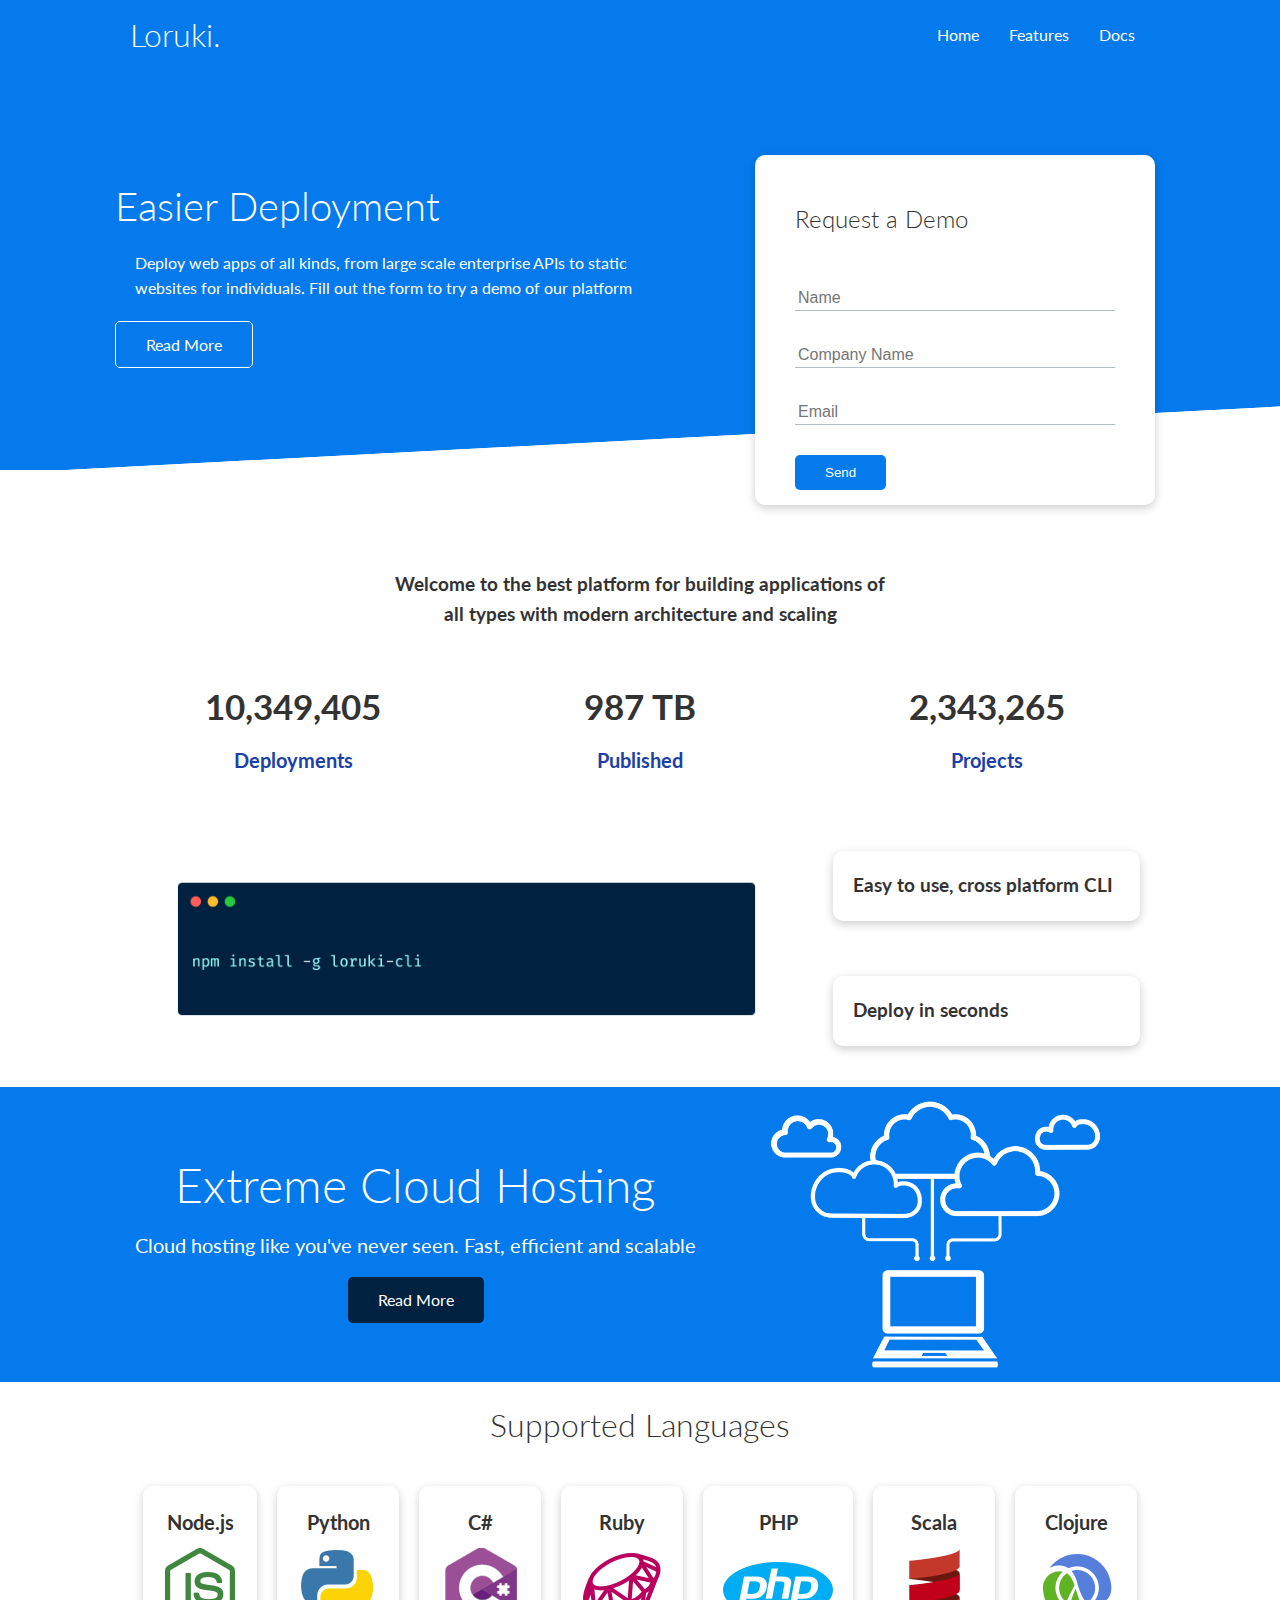
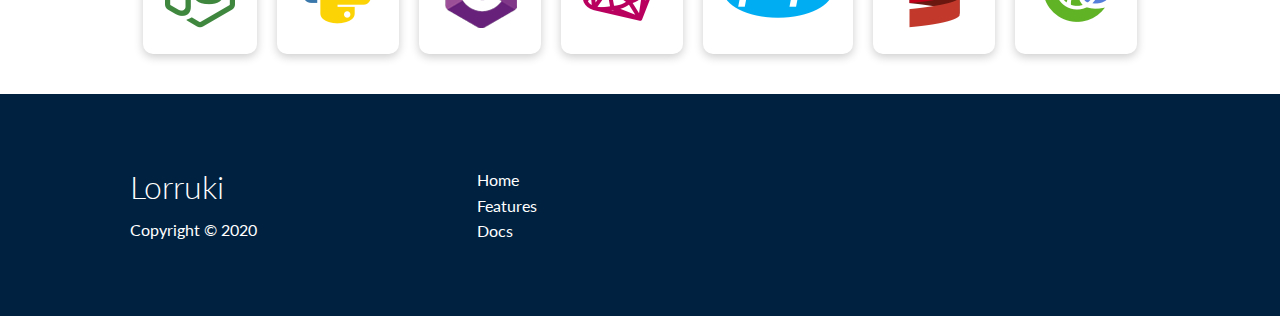
<file: index.html>
<!DOCTYPE html>
<html lang="en">
  <head>
    <meta charset="UTF-8" />
    <meta name="viewport" content="width=device-width, initial-scale=1.0" />
    <link
      rel="stylesheet"
      href="https://cdnjs.cloudflare.com/ajax/libs/font-awesome/5.15.1/css/all.min.css"
      integrity="sha512-+4zCK9k+qNFUR5X+cKL9EIR+ZOhtIloNl9GIKS57V1MyNsYpYcUrUeQc9vNfzsWfV28IaLL3i96P9sdNyeRssA=="
      crossorigin="anonymous"
    />

    <link rel="stylesheet" href="css/utilities.css" />
    <link rel="stylesheet" href="css/style.css" />
    <title>Loruki | Cloud Hosting For Everyone</title>
  </head>
  <body>
    <!--Navbar-->
    <div class="navbar">
      <div class="container flex">
        <h1 class="logo">Loruki.</h1>
        <nav>
          <ul>
            <li><a href="index.html">Home</a></li>
            <li><a href="features.html">Features</a></li>
            <li><a href="docs.html">Docs</a></li>
          </ul>
        </nav>
      </div>
    </div>

    <!-- Showcase -->
    <section class="showcase">
      <div class="container grid">
        <div class="showcase-text">
          <h1>Easier Deployment</h1>
          <p>
            Deploy web apps of all kinds, from large scale enterprise APIs to
            static websites for individuals. Fill out the form to try a demo of
            our platform
          </p>
          <a href="features.html" class="btn btn-outline">Read More</a>
        </div>

        <div class="showcase-form card">
          <h2>Request a Demo</h2>
          <form
            name="contact"
            method="POST"
            netlify-honeypot="bot-field"
            data-netlify="true"
          >
            <input type="hidden" name="form-name" value="contact" />
            <p class="hidden">
              <label>
                Don’t fill this out if you’re human: <input name="bot-field" />
              </label>
            </p>
            <div class="form-control">
              <input type="text" name="name" placeholder="Name" required />
            </div>
            <div class="form-control">
              <input
                type="text"
                name="company"
                placeholder="Company Name"
                required
              />
            </div>
            <div class="form-control">
              <input type="email" name="email" placeholder="Email" required />
            </div>
            <input type="submit" value="Send" class="btn btn-primary" />
          </form>
        </div>
      </div>
    </section>

    <!-- Stats -->
    <section class="stats">
      <div class="container">
        <h3 class="stats-heading text-center my-1">
          Welcome to the best platform for building applications of all types
          with modern architecture and scaling
        </h3>

        <div class="grid grid-3 text-center my-4">
          <div>
            <i class="fas fa-server fa-3x"></i>
            <h3>10,349,405</h3>
            <p class="text-secondary">Deployments</p>
          </div>
          <div>
            <i class="fas fa-upload fa-3x"></i>
            <h3>987 TB</h3>
            <p class="text-secondary">Published</p>
          </div>
          <div>
            <i class="fas fa-project-diagram fa-3x"></i>
            <h3>2,343,265</h3>
            <p class="text-secondary">Projects</p>
          </div>
        </div>
      </div>
    </section>

    <!-- Cli -->
    <section class="cli">
      <div class="container grid">
        <img src="images/cli.png" alt="" />
        <div class="card">
          <h3>Easy to use, cross platform CLI</h3>
        </div>
        <div class="card">
          <h3>Deploy in seconds</h3>
        </div>
      </div>
    </section>

    <!-- Cloud -->
    <section class="cloud bg-primary my-2 py2">
      <div class="container grid">
        <div class="text-center">
          <h2 class="lg">Extreme Cloud Hosting</h2>
          <p class="lead my-1">
            Cloud hosting like you've never seen. Fast, efficient and scalable
          </p>
          <a href="features.html" class="btn btn-dark">Read More</a>
        </div>
        <img src="images/cloud.png" alt="" />
      </div>
    </section>

    <!-- Languages -->
    <section class="section languages">
      <h2 class="md text-center my-2">Supported Languages</h2>
      <div class="container flex">
        <div class="card">
          <h4>Node.js</h4>
          <img src="images/logos/node.png" alt="" />
        </div>
        <div class="card">
          <h4>Python</h4>
          <img src="images/logos/python.png" alt="" />
        </div>
        <div class="card">
          <h4>C#</h4>
          <img src="images/logos/csharp.png" alt="" />
        </div>
        <div class="card">
          <h4>Ruby</h4>
          <img src="images/logos/ruby.png" alt="" />
        </div>
        <div class="card">
          <h4>PHP</h4>
          <img src="images/logos/php.png" alt="" />
        </div>
        <div class="card">
          <h4>Scala</h4>
          <img src="images/logos/scala.png" alt="" />
        </div>
        <div class="card">
          <h4>Clojure</h4>
          <img src="images/logos/clojure.png" alt="" />
        </div>
      </div>
    </section>

    <!-- Footer -->
    <footer class="footer bg-dark py-5">
      <div class="container grid grid-3">
        <div>
          <h1>Lorruki</h1>
          <p>Copyright &copy; 2020</p>
        </div>
        <nav>
          <ul>
            <li><a href="index.html">Home</a></li>
            <li><a href="features.html">Features</a></li>
            <li><a href="docs.html">Docs</a></li>
          </ul>
        </nav>

        <div class="social">
          <a href="#"><i class="fab fa-github fa-2x"></i></a>
          <a href="#"><i class="fab fa-facebook fa-2x"></i></a>
          <a href="#"><i class="fab fa-instagram fa-2x"></i></a>
          <a href="#"><i class="fab fa-twitter fa-2x"></i></a>
        </div>
      </div>
    </footer>
  </body>
</html>
</file>
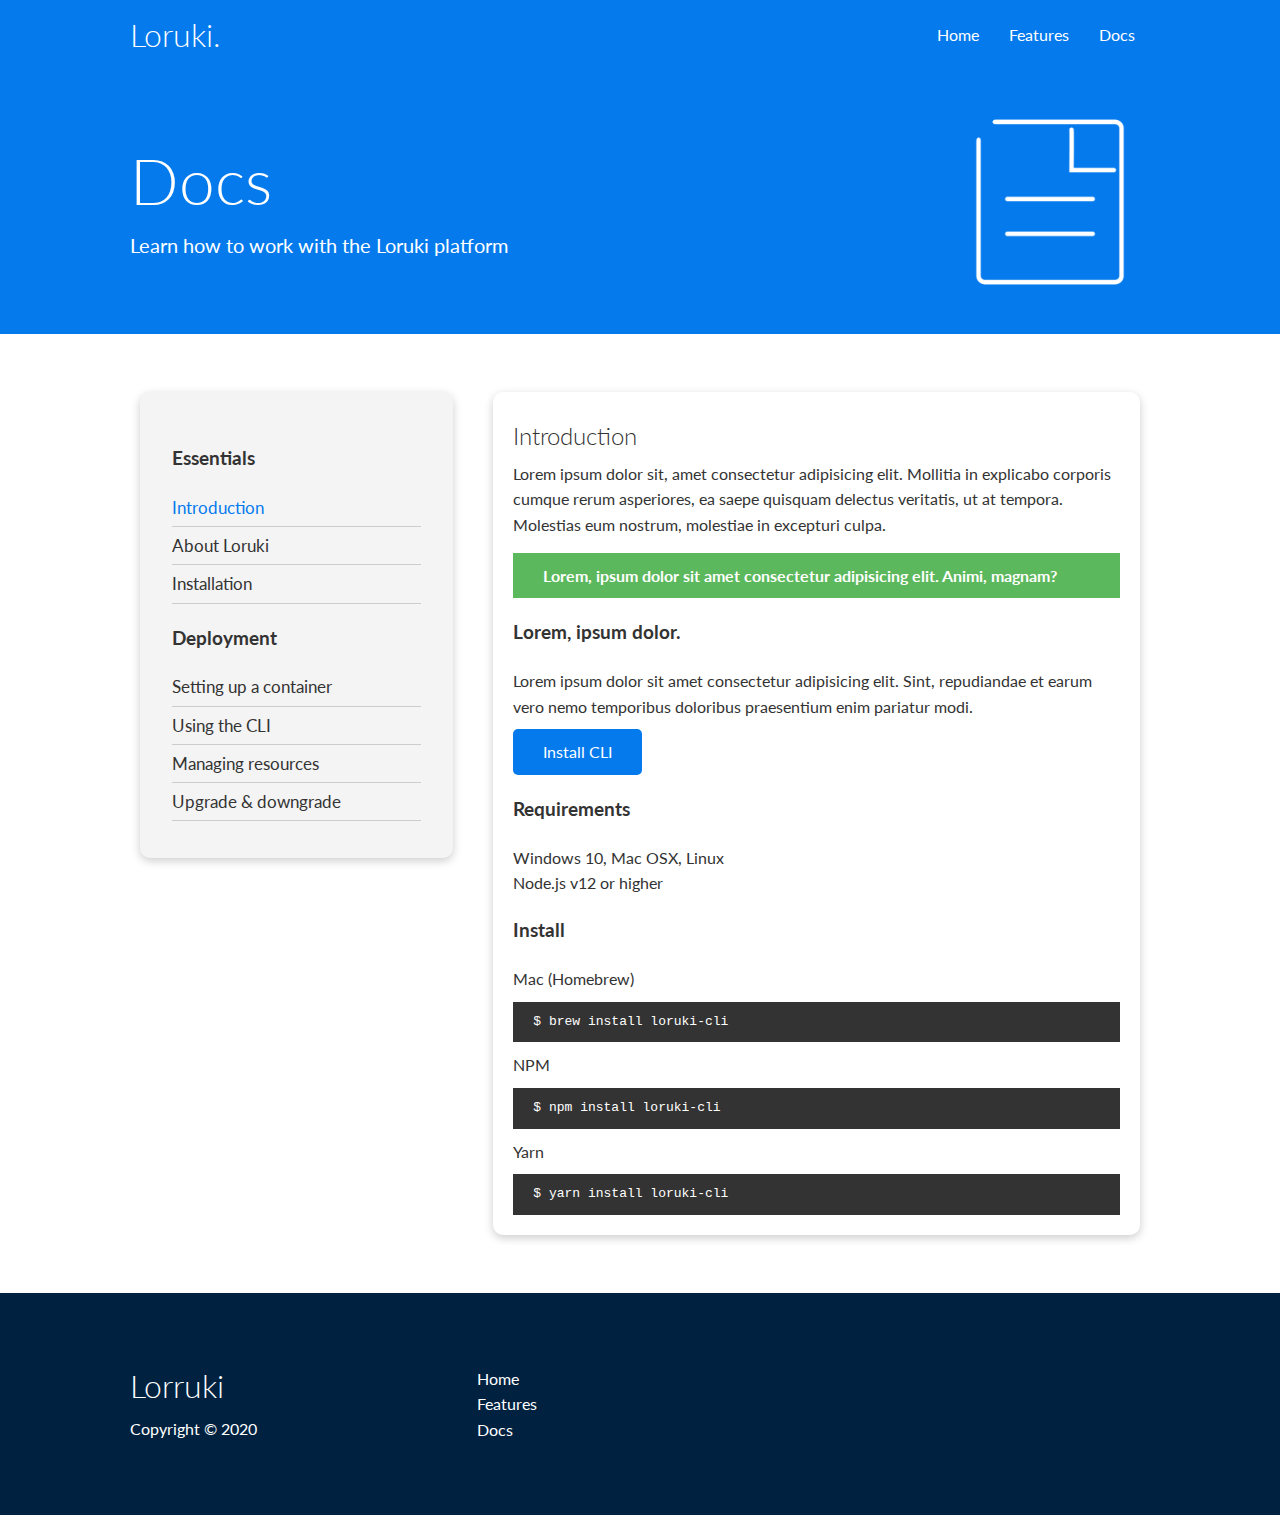
<file: docs.html>
<!DOCTYPE html>
<html lang="en">
  <head>
    <meta charset="UTF-8" />
    <meta name="viewport" content="width=device-width, initial-scale=1.0" />
    <link
      rel="stylesheet"
      href="https://cdnjs.cloudflare.com/ajax/libs/font-awesome/5.15.1/css/all.min.css"
      integrity="sha512-+4zCK9k+qNFUR5X+cKL9EIR+ZOhtIloNl9GIKS57V1MyNsYpYcUrUeQc9vNfzsWfV28IaLL3i96P9sdNyeRssA=="
      crossorigin="anonymous"
    />

    <link rel="stylesheet" href="css/utilities.css" />
    <link rel="stylesheet" href="css/style.css" />
    <title>Loruki | Cloud Hosting For Everyone</title>
  </head>
  <body>
    <!--Navbar-->
    <div class="navbar">
      <div class="container flex">
        <h1 class="logo">Loruki.</h1>
        <nav>
          <ul>
            <li><a href="index.html">Home</a></li>
            <li><a href="features.html">Features</a></li>
            <li><a href="docs.html">Docs</a></li>
          </ul>
        </nav>
      </div>
    </div>

    <!-- Head -->
    <section class="docs-head bg-primary py-3">
      <div class="container grid">
        <div>
          <h1 class="xl">Docs</h1>
          <p class="lead">Learn how to work with the Loruki platform</p>
        </div>
        <img src="images/docs.png" alt="" />
      </div>
    </section>

    <!-- Docs Main -->

    <section class="docs-main my-4">
      <div class="container grid">
        <div class="card bg-light p-3">
          <h3 class="my-2">Essentials</h3>
          <nav>
            <ul>
              <li><a class="text-primary" href="#">Introduction</a></li>
              <li><a href="#">About Loruki</a></li>
              <li><a href="#">Installation</a></li>
            </ul>
          </nav>

          <h3 class="my-2">Deployment</h3>
          <nav>
            <ul>
              <li><a href="#">Setting up a container</a></li>
              <li><a href="#">Using the CLI</a></li>
              <li><a href="#">Managing resources</a></li>
              <li><a href="#">Upgrade & downgrade</a></li>
            </ul>
          </nav>
        </div>
        <div class="card">
          <h2>Introduction</h2>
          <p>
            Lorem ipsum dolor sit, amet consectetur adipisicing elit. Mollitia
            in explicabo corporis cumque rerum asperiores, ea saepe quisquam
            delectus veritatis, ut at tempora. Molestias eum nostrum, molestiae
            in excepturi culpa.
          </p>

          <div class="alert alert-success">
            <i class="fas fa-info"></i> Lorem, ipsum dolor sit amet consectetur
            adipisicing elit. Animi, magnam?
          </div>

          <h3>Lorem, ipsum dolor.</h3>
          <p>
            Lorem ipsum dolor sit amet consectetur adipisicing elit. Sint,
            repudiandae et earum vero nemo temporibus doloribus praesentium enim
            pariatur modi.
          </p>
          <a href="#" class="btn btn-primary">Install CLI</a>

          <h3>Requirements</h3>
          <ul>
            <li>Windows 10, Mac OSX, Linux</li>
            <li>Node.js v12 or higher</li>
          </ul>

          <h3>Install</h3>
          <p>Mac (Homebrew)</p>
          <pre><code>$ brew install loruki-cli</code></pre>
          <p>NPM</p>
          <pre><code>$ npm install loruki-cli</code></pre>
          <p>Yarn</p>
          <pre><code>$ yarn install loruki-cli</code></pre>
        </div>
      </div>
    </section>

    <!-- Footer -->
    <footer class="footer bg-dark py-5">
      <div class="container grid grid-3">
        <div>
          <h1>Lorruki</h1>
          <p>Copyright &copy; 2020</p>
        </div>
        <nav>
          <ul>
            <li><a href="index.html">Home</a></li>
            <li><a href="features.html">Features</a></li>
            <li><a href="docs.html">Docs</a></li>
          </ul>
        </nav>

        <div class="social">
          <a href="#"><i class="fab fa-github fa-2x"></i></a>
          <a href="#"><i class="fab fa-facebook fa-2x"></i></a>
          <a href="#"><i class="fab fa-instagram fa-2x"></i></a>
          <a href="#"><i class="fab fa-twitter fa-2x"></i></a>
        </div>
      </div>
    </footer>
  </body>
</html>
</file>
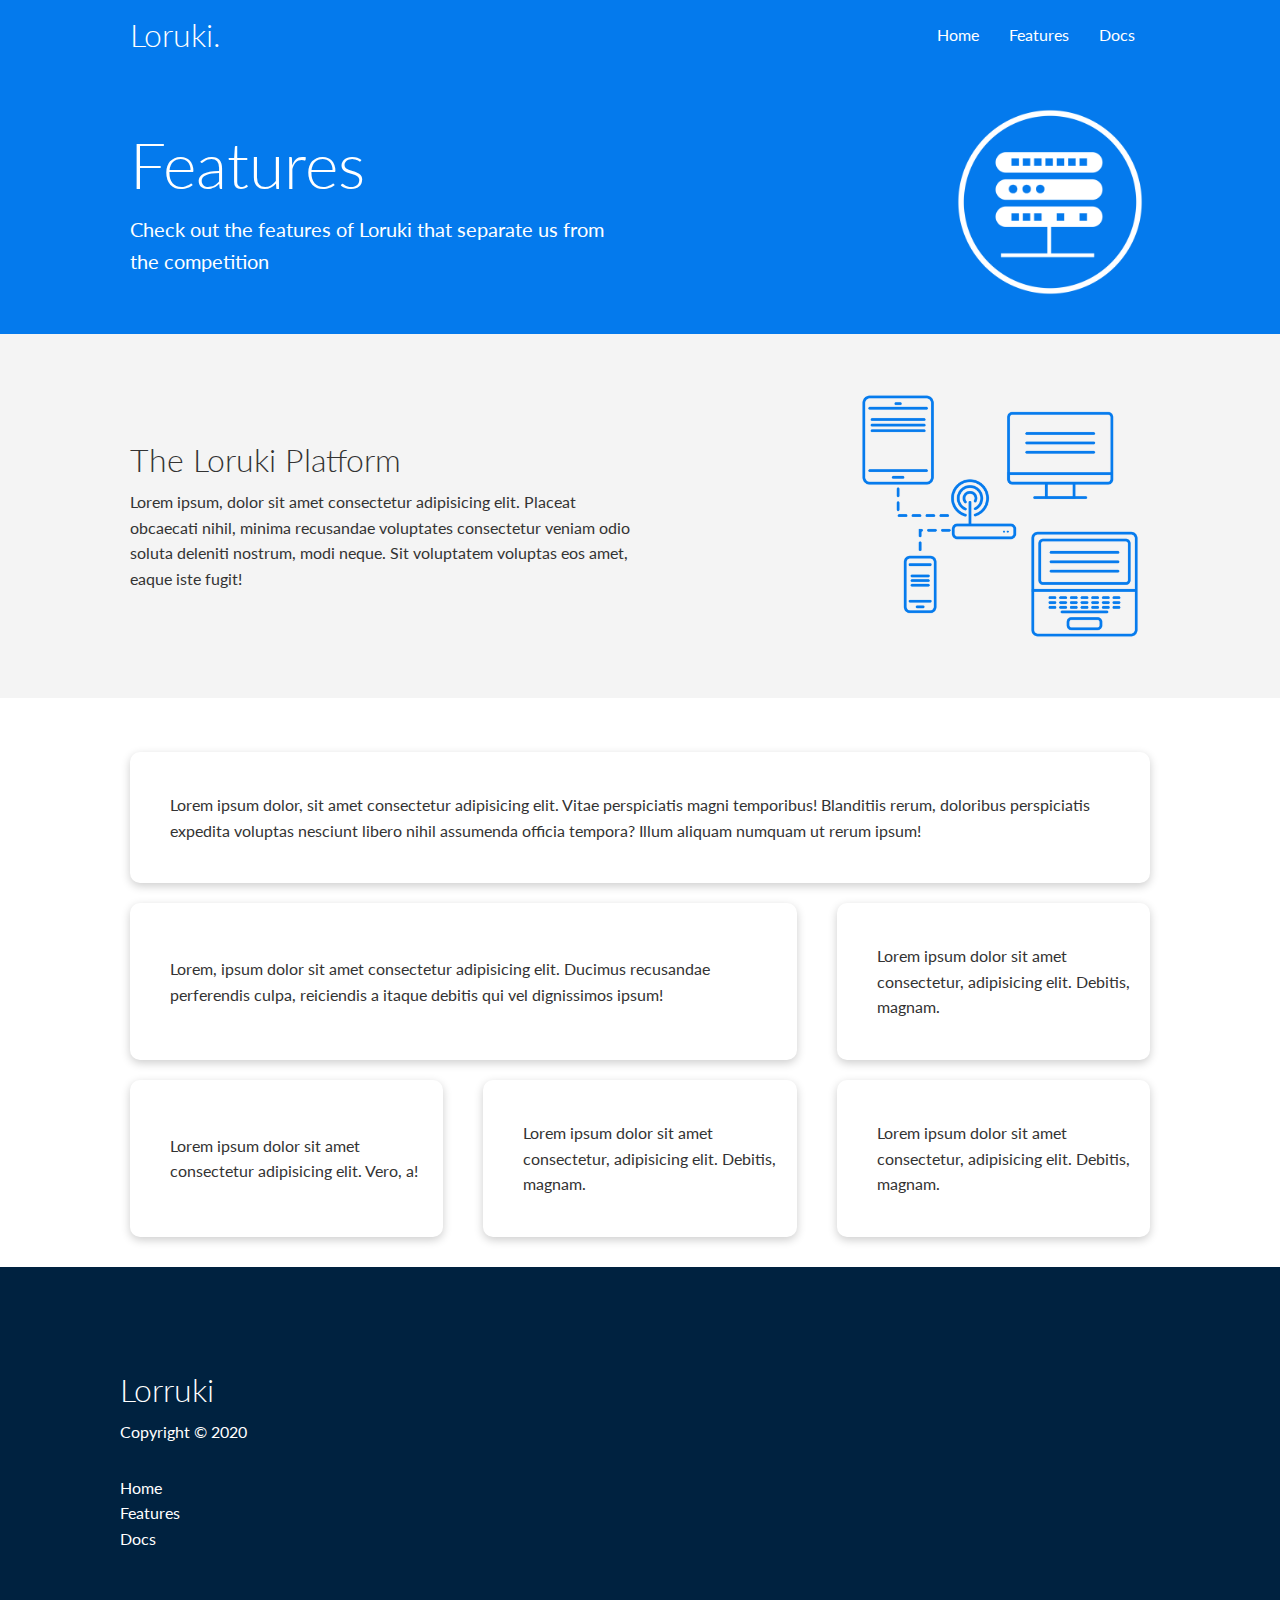
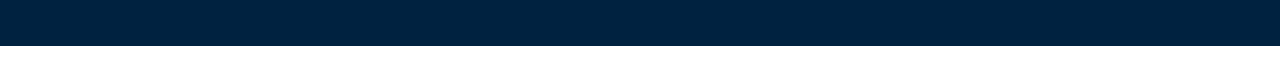
<file: features.html>
<!DOCTYPE html>
<html lang="en">
  <head>
    <meta charset="UTF-8" />
    <meta name="viewport" content="width=device-width, initial-scale=1.0" />
    <link
      rel="stylesheet"
      href="https://cdnjs.cloudflare.com/ajax/libs/font-awesome/5.15.1/css/all.min.css"
      integrity="sha512-+4zCK9k+qNFUR5X+cKL9EIR+ZOhtIloNl9GIKS57V1MyNsYpYcUrUeQc9vNfzsWfV28IaLL3i96P9sdNyeRssA=="
      crossorigin="anonymous"
    />

    <link rel="stylesheet" href="css/utilities.css" />
    <link rel="stylesheet" href="css/style.css" />
    <title>Loruki | Cloud Hosting For Everyone</title>
  </head>
  <body>
    <!--Navbar-->
    <div class="navbar">
      <div class="container flex">
        <h1 class="logo">Loruki.</h1>
        <nav>
          <ul>
            <li><a href="index.html">Home</a></li>
            <li><a href="features.html">Features</a></li>
            <li><a href="docs.html">Docs</a></li>
          </ul>
        </nav>
      </div>
    </div>

    <!-- Head -->
    <section class="features-head bg-primary py-3">
      <div class="container grid">
        <div>
          <h1 class="xl">Features</h1>
          <p class="lead">
            Check out the features of Loruki that separate us from the
            competition
          </p>
        </div>
        <img src="images/server.png" alt="" />
      </div>
    </section>

    <!-- Sub head -->
    <section class="features-sub-head bg-light py-3">
      <div class="container grid">
        <div>
          <h1 class="md">The Loruki Platform</h1>
          <p>
            Lorem ipsum, dolor sit amet consectetur adipisicing elit. Placeat
            obcaecati nihil, minima recusandae voluptates consectetur veniam
            odio soluta deleniti nostrum, modi neque. Sit voluptatem voluptas
            eos amet, eaque iste fugit!
          </p>
        </div>
        <img src="images/server2.png" alt="" />
      </div>
    </section>

    <div class="features-main my-2">
      <div class="container grid grid-3">
        <div class="card flex">
          <i class="fas fa-server fa-3x"></i>
          <p>
            Lorem ipsum dolor, sit amet consectetur adipisicing elit. Vitae
            perspiciatis magni temporibus! Blanditiis rerum, doloribus
            perspiciatis expedita voluptas nesciunt libero nihil assumenda
            officia tempora? Illum aliquam numquam ut rerum ipsum!
          </p>
        </div>
        <div class="card flex">
            <i class="fas fa-network-wired fa-3x"></i>
            <p>
                Lorem, ipsum dolor sit amet consectetur adipisicing elit. Ducimus
                recusandae perferendis culpa, reiciendis a itaque debitis qui vel
                dignissimos ipsum!
            </p>
        </div>
        <div class="card flex">
            <i class="fas fa-laptop-code fa-3x"></i>
            <p>
                Lorem ipsum dolor sit amet consectetur, adipisicing elit. Debitis,
                magnam.
            </p>
        </div>
        <div class="card flex">
            <i class="fas fa-database fa-3x"></i>
            <p>
                Lorem ipsum dolor sit amet consectetur adipisicing elit. Vero, a!
            </p>
        </div>
        <div class="card flex">
            <i class="fas fa-power-off fa-3x"></i>
            <p>
                Lorem ipsum dolor sit amet consectetur, adipisicing elit. Debitis,
                magnam.
            </p>
        </div>
        <div class="card flex">
            <i class="fas fa-upload fa-3x"></i>
            <p>
                Lorem ipsum dolor sit amet consectetur, adipisicing elit. Debitis,
                magnam.
            </p>
        </div>
    </div>
</section>

    <!-- Footer -->
    <footer class="footer bg-dark py-5">
      <div class="container grid grid-3">
        <div>
          <h1>Lorruki</h1>
          <p>Copyright &copy; 2020</p>
        </div>
        <nav>
          <ul>
            <li><a href="index.html">Home</a></li>
            <li><a href="features.html">Features</a></li>
            <li><a href="docs.html">Docs</a></li>
          </ul>
        </nav>

        <div class="social">
          <a href="#"><i class="fab fa-github fa-2x"></i></a>
          <a href="#"><i class="fab fa-facebook fa-2x"></i></a>
          <a href="#"><i class="fab fa-instagram fa-2x"></i></a>
          <a href="#"><i class="fab fa-twitter fa-2x"></i></a>
        </div>
      </div>
    </footer>
  </body>
</html>
</file>
<file: css/utilities.css>
.container {
  max-width: 1100px;
  margin: 0 auto;
  overflow: auto;
  padding: 0 40px;
}

.card {
  background-color: #fff;
  color: #333;
  border-radius: 10px;
  box-shadow: 0 3px 10px rgba(0, 0, 0, 0.2);
  padding: 20px;
  margin: 10px;
}

.btn {
  display: inline-block;
  padding: 10px 30px;
  cursor: pointer;
  background: var(--primary-color);
  color: #fff;
  border: none;
  border-radius: 5px;
}

.btn-outline {
  background-color: transparent;
  border: 1px #fff solid;
}

.btn:hover {
  transform: scale(0.98);
}

/* Backgrounds & colored buttons */
.bg-primary,
.btn-primary {
  background-color: var(--primary-color);
  color: #fff;
}

.bg-secondary,
.btn-secondary {
  background-color: var(--secondary-color);
  color: #fff;
}

.bg-dark,
.btn-dark {
  background-color: var(--dark-color);
  color: #fff;
}

.bg-light,
.btn-light {
  background-color: var(--light-color);
  color: #333;
}

.bg-primary a,
.btn-primary a,
.bg-secondary a,
.btn-secondary a,
.bg-dark a,
.btn-dark a {
  color: #fff;
}

/* Text colors */

.text-primary {
  color: var(--primary-color);
}

.text-secondary {
  color: var(--secondary-color);
}

.text-dark {
  background-color: var(--dark-color);
}

.text-light {
  color: var(--light-color);
}

/* Text sizes */
.lead {
  font-size: 20px;
}

.sm {
  font-size: 1rem;
}

.md {
  font-size: 2rem;
}

.lg {
  font-size: 3rem;
}

.xl {
  font-size: 4rem;
}

.text-center {
  text-align: center;
}

/* Alert */
.alert {
  background-color: var(--light-color);
  padding: 10px 20px;
  font-weight: bold;
  margin: 15px 0;
}

.alert i {
  margin-right: 10px;
}

.alert-success {
  background-color: var(--success-color);
  color: #fff;
}

.alert-error {
  background-color: var(--error-color);
  color: #fff;
}

.flex {
  display: flex;
  justify-content: center;
  align-items: center;
  height: 100%;
}

.grid {
  display: grid;
  grid-template-columns: repeat(2, 1fr);
  gap: 20px;
  justify-content: center;
  align-items: center;
  height: 100%;
}

.grid-3 {
  grid-template-columns: repeat(3, 1fr);
}

/* Margin */
.my-1 {
  margin: 1rem 0;
}

.my-2 {
  margin: 1.5rem 0;
}
.my-3 {
  margin: 2rem 0;
}
.my-4 {
  margin: 3rem 0;
}
.my-5 {
  margin: 4rem 0;
}

.m-1 {
  margin: 1rem;
}

.m-2 {
  margin: 1.5rem;
}
.m-3 {
  margin: 2rem;
}
.m-4 {
  margin: 3rem;
}
.m-5 {
  margin: 4rem;
}

/* Padding */
.py-1 {
  padding: 1rem 0;
}

.py-2 {
  padding: 1.5rem 0;
}
.py-3 {
  padding: 2rem 0;
}
.py-4 {
  padding: 3rem 0;
}
.py-5 {
  padding: 4rem 0;
}

.p-1 {
  padding: 1rem;
}

.p-2 {
  padding: 1.5rem;
}
.p-3 {
  padding: 2rem;
}
.p-4 {
  padding: 3rem;
}
.p-5 {
  padding: 4rem;
}
</file>
<file: css/style.css>
@import url("https://fonts.googleapis.com/css2?family=Lato:wght@300&display=swap");

:root {
  --primary-color: #047aed;
  --secondary-color: #1c3fa8;
  --dark-color: #002240;
  --light-color: #f4f4f4;
  --success-color: #5cb85c;
  --error-color: #d9534f;
}

* {
  box-sizing: border-box;
  padding: 0;
  margin: 0;
}

body {
  font-family: "lato", sans-serif;
  color: #333;
  line-height: 1.6;
}

ul {
  list-style-type: none;
}

a {
  text-decoration: none;
  color: #333;
}

h1,
h2 {
  font-weight: 300;
  line-height: 1.2;
  margin: 10px 0;
}

p {
  margin: 10px 0;
}

img {
  width: 100%;
}

code,
pre {
  background: #333;
  color: #fff;
  padding: 10px;
}

.hidden {
  visibility: hidden;
  height: 0;
}

/* Navbar */
.navbar {
  background-color: var(--primary-color);
  color: #fff;
  height: 70px;
}

.navbar ul {
  display: flex;
}

.navbar a {
  color: #fff;
  padding: 10px;
  margin: 0 5px;
}

.navbar a:hover {
  border-bottom: 2px #fff solid;
}

.navbar .flex {
  justify-content: space-between;
}

/* Showcase */
.showcase {
  height: 400px;
  background-color: var(--primary-color);
  color: #fff;
  position: relative;
}

.showcase h1 {
  font-size: 40px;
}

.showcase p {
  margin: 20px;
}

.showcase .grid {
  overflow: visible;
  grid-template-columns: 55% 45%;
  gap: 30px;
}

.showcase-text {
  animation: slideInFromLeft 1s ease-in;
}

.showcase-form {
  position: relative;
  top: 60px;
  height: 350px;
  width: 400px;
  padding: 40px;
  justify-self: flex-end;
  z-index: 100;
  animation: slideInFromRight 1s ease-in;
}

.showcase-form .form-control {
  margin: 30px 0;
}

.showcase-form input[type="text"],
.showcase-form input[type="email"] {
  border: 0;
  border-bottom: 1px solid #b4becb;
  width: 100%;
  padding: 3px;
  font-size: 16px;
}

.showcase-form input:focus {
  outline: none;
}

.showcase::before,
.showcase::after {
  content: "";
  position: absolute;
  height: 100px;
  bottom: -70px;
  right: 0;
  left: 0;
  background: #fff;
  transform: skewY(-3deg);
  -webkit-transform: skewY(-3deg);
  -moz-transform: skewY(-3deg);
  -ms-transform: skewY(-3deg);
}

/* Stats */

.stats {
  padding-top: 100px;
  animation: slideInFromBottom 1s ease-in;
}

.stats-heading {
  max-width: 500px;
  margin: auto;
}

.stats .grid h3 {
  font-size: 35px;
}

.stats .grid p {
  font-size: 20px;
  font-weight: bold;
}

/* Cli */

.cli .grid {
  grid-template-columns: repeat(3, 1fr);
  grid-template-rows: repeat(2, 1fr);
}

.cli .grid > *:first-child {
  grid-column: 1 / span 2;
  grid-row: 1 / span 2;
}

/* Cloud */
.cloud .grid {
  grid-template-columns: 4fr 3fr;
}

/* Languages */
.languages .flex {
  flex-wrap: wrap;
}

.languages .card {
  text-align: center;
  margin: 18px 10px 40px;
  transition: transform 0.2s ease-in;
}

.languages .card h4 {
  font-size: 20px;
  margin-bottom: 10px;
}

.languages .card:hover {
  transform: translateY(-15px);
}

/* Features */
.features-head img,
.docs-head img {
  width: 200px;
  justify-self: flex-end;
}

.features-sub-head img {
  width: 300px;
  justify-self: flex-end;
}

.features-main .card > i {
  margin-right: 20px;
}

.features-main .grid {
  padding: 30px;
}

.features-main .grid > *:first-child {
  grid-column: 1 / span 3;
}

.features-main .grid > *:nth-child(2) {
  grid-column: 1 / span 2;
}

/* Docs */

.docs-main h3 {
  margin: 20px 0;
}

.docs-main .grid {
  grid-template-columns: 1fr 2fr;
  align-items: flex-start;
}

.docs-main nav li {
  font-size: 17px;
  padding-bottom: 5px;
  margin-bottom: 5px;
  border-bottom: 1px #ccc solid;
}

.docs-main a:hover {
  font-weight: bold;
}

/* Footer */
.footer .social a {
  margin: 0 10px;
}

/* Animation */
@keyframes slideInFromLeft {
  0% {
    transform: translateX(-100%);
  }

  100% {
    transform: translateX(0);
  }
}

@keyframes slideInFromRight {
  0% {
    transform: translateX(100%);
  }

  100% {
    transform: translateX(0);
  }
}
@keyframes slideInFromTop {
  0% {
    transform: translateY(-100%);
  }

  100% {
    transform: translateX(0);
  }
}
@keyframes slideInFromBottom {
  0% {
    transform: translateY(100%);
  }

  100% {
    transform: translateX(0);
  }
}

/* Tablets and under */
@media (max-width: 768px) {
  .grid,
  .showcase .grid,
  .stats .grid,
  .cli .grid,
  .cloud .grid,
  .features-main .grid,
  .docs-main .grid {
    grid-template-columns: 1fr;
    grid-template-rows: 1fr;
  }

  .showcase {
    height: auto;
  }

  .showcase-text {
    text-align: center;
    margin-top: 40px;
    animation: slideInFromTop 1s ease-in;
  }

  .showcase-form {
    justify-self: center;
    margin: auto;
    animation: slideInFromBottom 1s ease-in;
  }

  .cli .grid > *:first-child {
    grid-column: 1;
    grid-row: 1;
  }

  .features-head,
  .features-sub-head,
  .docs-head {
    text-align: center;
  }
  .features-head img,
  .features-sub-head img,
  .docs-head img {
    justify-self: center;
  }

  .features-main .grid > *:first-child,
  .features-main .grid > *:nth-child(2) {
    grid-column: 1;
  }
}

/* Mobile */

@media (max-width: 500px) {
  .navbar {
    height: 110px;
  }

  .navbar .flex {
    flex-direction: column;
  }

  .navbar li {
    padding: 10px;
    background-color: rgba(0, 0, 0, 0.1);
  }
}
</file>
